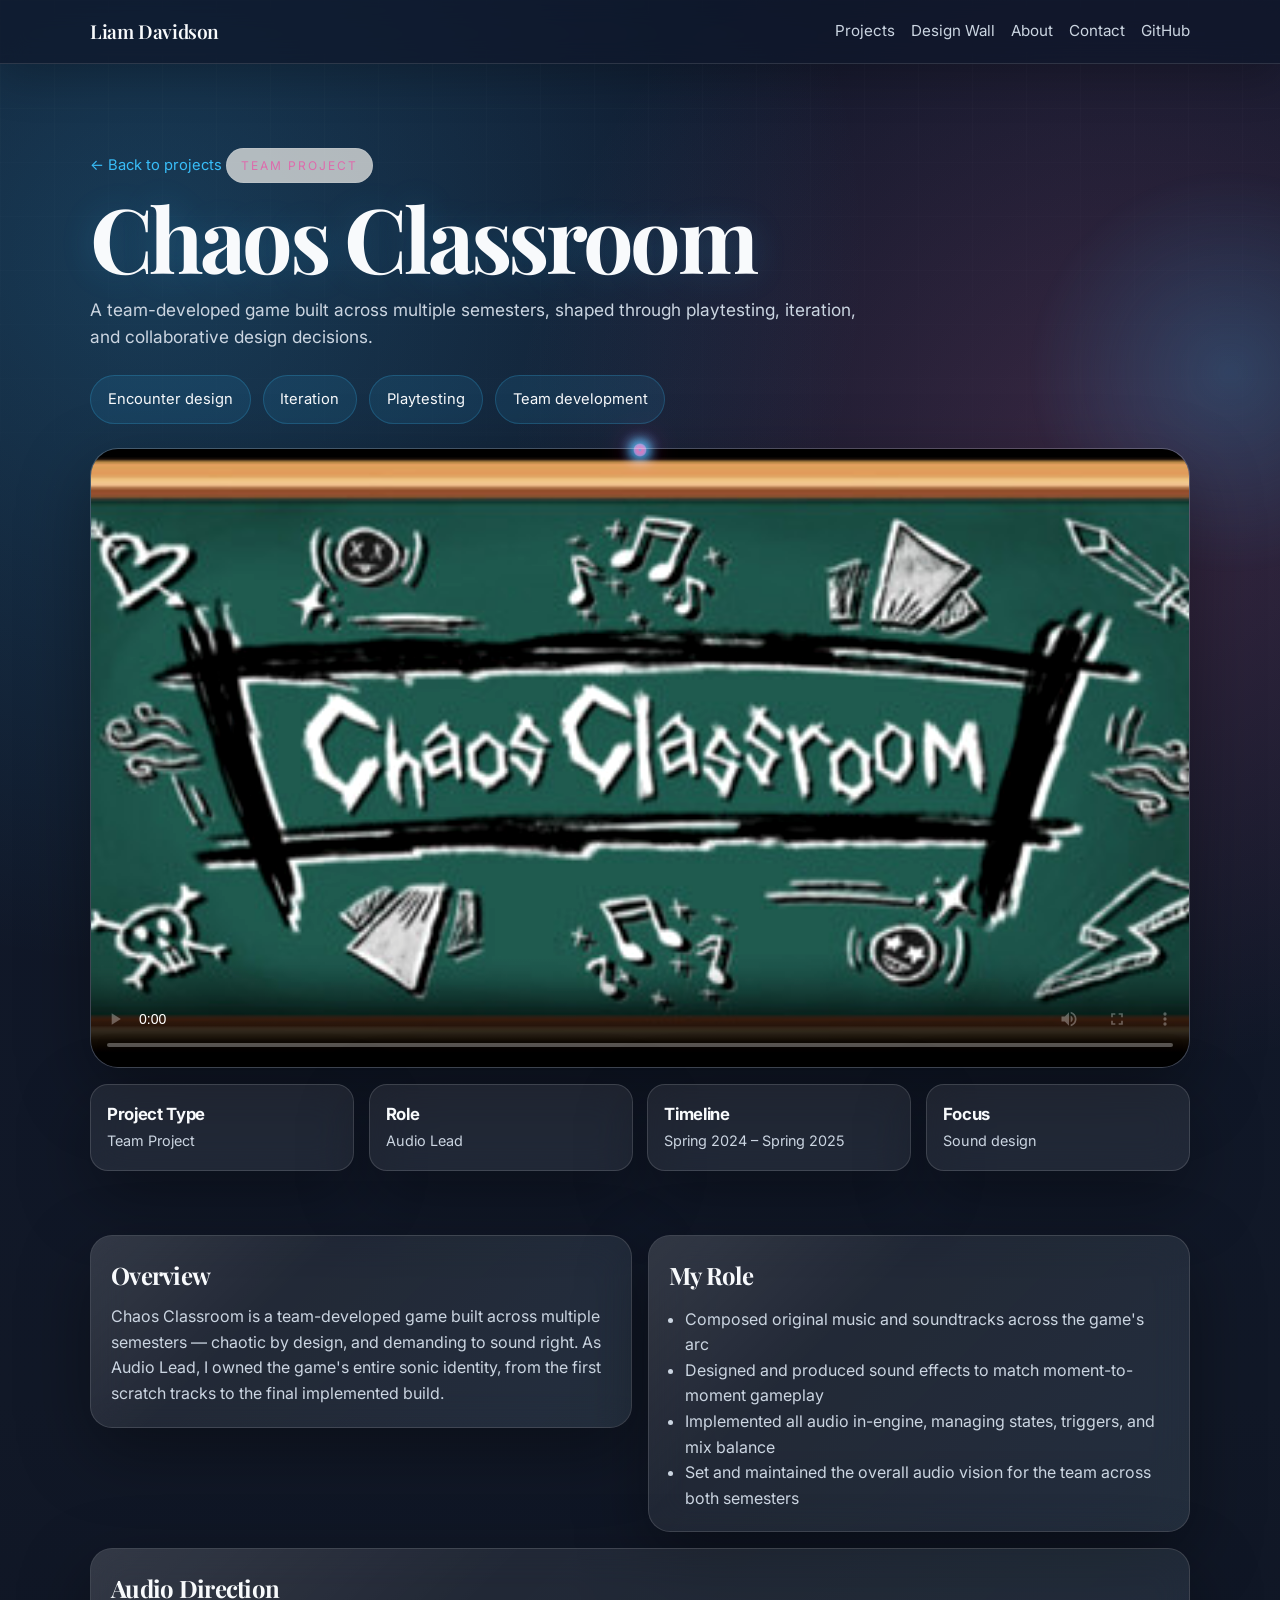
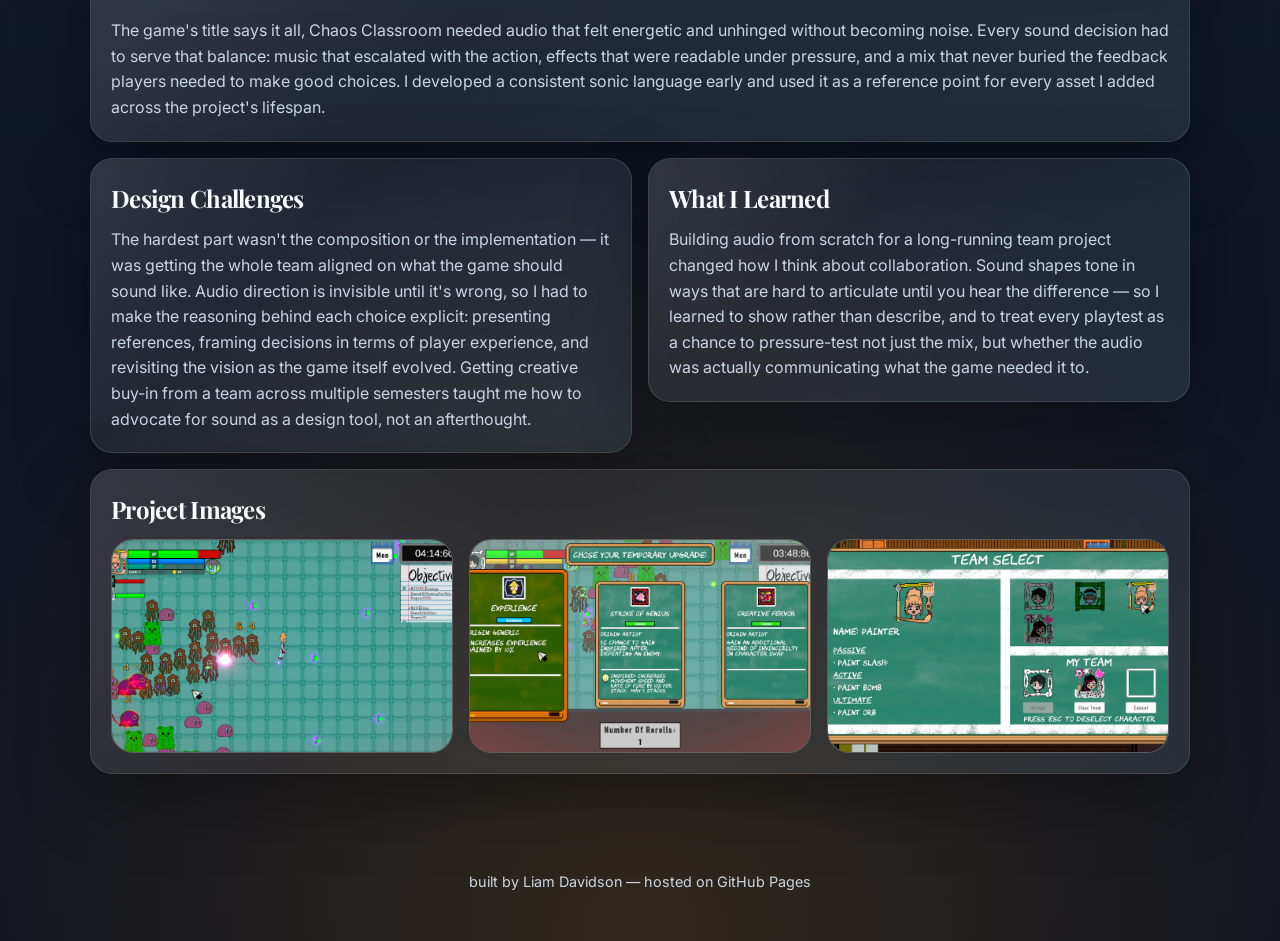
<file: projects pages/chaos-classroom.html>
<!DOCTYPE html>
<html lang="en">
<head>
    <meta charset="UTF-8" />
    <meta name="viewport" content="width=device-width, initial-scale=1.0" />
    <title>Chaos Classroom — Liam Davidson</title>
    <meta name="description" content="Project case study for Chaos Classroom by Liam Davidson." />
    <link rel="preconnect" href="https://fonts.googleapis.com">
    <link rel="preconnect" href="https://fonts.gstatic.com" crossorigin>
    <link href="https://fonts.googleapis.com/css2?family=Inter:wght@400;500;600&family=Playfair+Display:wght@500;600;700&display=swap" rel="stylesheet">
    <link rel="stylesheet" href="../css/styles.css">
</head>
<body>
    <header class="site-header">
        <div class="container">
            <a href="../index.html#top" class="logo">Liam Davidson</a>
            <nav>
                <a href="../index.html#projects">Projects</a>
                <a href="../index.html#design-wall">Design Wall</a>
                <a href="../index.html#about">About</a>
                <a href="../index.html#contact">Contact</a>
                <a href="https://github.com/redomilk" target="_blank" rel="noreferrer">GitHub</a>
            </nav>
        </div>
    </header>
    <main id="top">
        <section class="project-hero">
            <div class="container">
                <a href="../index.html#projects" class="inline-link">← Back to projects</a>
                <p class="eyebrow" style="margin-top:1.25rem;">Team Project</p>
                <h1>Chaos Classroom</h1>
                <p class="lede">A team-developed game built across multiple semesters, shaped through playtesting, iteration, and collaborative design decisions.</p>
                <div class="chips"><span class="chip">Encounter design</span><span class="chip">Iteration</span><span class="chip">Playtesting</span><span class="chip">Team development</span></div>
                <div class="video-panel">
                    <video class="hero-video" controls playsinline poster="../Assets/CCheader.jpg">
                        <source src="../Assets/vids/cc-Herovid.mp4" type="video/mp4">
                    </video>
                </div>
                <div class="project-meta-grid">
                    <div class="stat"><strong>Project Type</strong><span>Team Project</span></div>
                    <div class="stat"><strong>Role</strong><span>Audio Lead</span></div>
                    <div class="stat"><strong>Timeline</strong><span>Spring 2024 – Spring 2025</span></div>
                    <div class="stat"><strong>Focus</strong><span>Sound design</span></div>
                </div>
            </div>
        </section>
        <section>
            <div class="container content-grid">
                <article class="panel"><h2>Overview</h2><p>Chaos Classroom is a team-developed game built across multiple semesters — chaotic by design, and demanding to sound right. As Audio Lead, I owned the game's entire sonic identity, from the first scratch tracks to the final implemented build.</p></article>
                <article class="panel"><h2>My Role</h2><ul><li>Composed original music and soundtracks across the game's arc</li><li>Designed and produced sound effects to match moment-to-moment gameplay</li><li>Implemented all audio in-engine, managing states, triggers, and mix balance</li><li>Set and maintained the overall audio vision for the team across both semesters</li></ul></article>
                <article class="panel wide"><h2>Audio Direction</h2><p>The game's title says it all, Chaos Classroom needed audio that felt energetic and unhinged without becoming noise. Every sound decision had to serve that balance: music that escalated with the action, effects that were readable under pressure, and a mix that never buried the feedback players needed to make good choices. I developed a consistent sonic language early and used it as a reference point for every asset I added across the project's lifespan.</p></article>
                <article class="panel"><h2>Design Challenges</h2><p>The hardest part wasn't the composition or the implementation — it was getting the whole team aligned on what the game should sound like. Audio direction is invisible until it's wrong, so I had to make the reasoning behind each choice explicit: presenting references, framing decisions in terms of player experience, and revisiting the vision as the game itself evolved. Getting creative buy-in from a team across multiple semesters taught me how to advocate for sound as a design tool, not an afterthought.</p></article>
                <article class="panel"><h2>What I Learned</h2><p>Building audio from scratch for a long-running team project changed how I think about collaboration. Sound shapes tone in ways that are hard to articulate until you hear the difference — so I learned to show rather than describe, and to treat every playtest as a chance to pressure-test not just the mix, but whether the audio was actually communicating what the game needed it to.</p></article>
                <article class="panel wide">
                    <h2>Project Images</h2>
                    <div class="gallery-grid">
                        <div class="gallery-card"><img src="../Assets/cc-pic1.jpg" alt="Chaos Classroom screenshot or cover image"></div>
                        <div class="gallery-card"><img src="../Assets/cc-pic2.jpg" alt="Chaos Classroom screenshot placeholder"></div>
                        <div class="gallery-card"><img src="../Assets/cc-pic3.jpg" alt="Chaos Classroom screenshot placeholder"></div>
                    </div>
                </article>
            </div>
        </section>
    </main>
    <footer>built by Liam Davidson — hosted on GitHub Pages</footer>
    <div id="cursorTrail" aria-hidden="true"></div>
    <script src="../js/cursor.js"></script>
</body>
</html>
</file>
<file: css/styles.css>
:root {
            --bg: #f6f1e8;
            --bg-soft: #fbf7f1;
            --panel: rgba(255, 252, 247, 0.88);
            --border: rgba(60, 46, 32, 0.12);
            --text: #1e1a17;
            --muted: #6e6256;
            --accent: #7a5c43;
            --accent-2: #b28b67;
            --accent-3: #9f7c5d;
            --success: #56735f;
            --shadow: 0 18px 48px rgba(45, 31, 18, 0.08);
            --radius: 18px;
            --max: 1100px;
        }

        * {
            box-sizing: border-box;
            margin: 0;
            padding: 0;
        }

        html {
            scroll-behavior: smooth;
        }

        body {
            font-family: "Inter", system-ui, sans-serif;
            background: radial-gradient(circle at 20% 10%, rgba(178, 139, 103, 0.08), transparent 18%), radial-gradient(circle at 80% 18%, rgba(122, 92, 67, 0.05), transparent 22%), linear-gradient(180deg, #faf6ef 0%, #f5efe6 100%);
            color: var(--text);
            min-height: 100vh;
            line-height: 1.6;
            overflow-x: hidden;
            position: relative;
            transition: background 0.2s ease, color 0.2s ease;
        }

            body::before,
            body::after,
            .depth-overlay,
            .particle-field,
            .scroll-progress {
                display: none;
            }

        a {
            color: inherit;
            text-decoration: none;
        }

        img {
            display: block;
            max-width: 100%;
        }

        .container {
            width: min(calc(100% - 2rem), var(--max));
            margin: 0 auto;
        }

        .logo,
        h1, h2, h3,
        .wall-question {
            font-family: "Playfair Display", serif;
        }

        .site-header {
            position: sticky;
            top: 0;
            z-index: 20;
            backdrop-filter: blur(12px);
            background: rgba(250, 246, 239, 0.9);
            border-bottom: 1px solid var(--border);
            box-shadow: none;
        }

            .site-header .container {
                display: flex;
                align-items: center;
                justify-content: space-between;
                padding: 1rem 0;
            }

        .logo {
            font-weight: 600;
            letter-spacing: -0.02em;
            font-size: 1.2rem;
        }

        nav {
            display: flex;
            align-items: center;
            gap: 1rem;
        }

            nav a {
                color: var(--muted);
                font-size: 0.95rem;
                transition: color 0.2s ease;
            }

                nav a:hover,
                nav a.active {
                    color: var(--text);
                }

        main {
            position: relative;
            z-index: 1;
        }

        .hero {
            padding: 6rem 0 4rem;
        }

        .hero-grid {
            display: grid;
            grid-template-columns: 1.1fr 0.9fr;
            gap: 2rem;
            align-items: center;
        }

        .eyebrow {
            display: inline-flex;
            align-items: center;
            gap: 0.5rem;
            border: 1px solid var(--border);
            background: rgba(255, 252, 247, 0.75);
            color: var(--muted);
            padding: 0.45rem 0.9rem;
            border-radius: 999px;
            font-size: 0.85rem;
            margin-bottom: 1rem;
        }

        h1 {
            font-size: clamp(3rem, 7vw, 5.6rem);
            line-height: 0.95;
            letter-spacing: -0.04em;
            margin-bottom: 1rem;
        }

        .hero p {
            max-width: 58ch;
            color: var(--muted);
            font-size: 1.05rem;
            margin-bottom: 1.75rem;
        }

        .cta-row,
        .social-row,
        .filter-row,
        .chips {
            display: flex;
            flex-wrap: wrap;
            gap: 0.75rem;
        }

        .social-icons {
            align-items: center;
        }

        .social-icon-link {
            display: inline-flex;
            align-items: center;
            justify-content: center;
            width: 42px;
            height: 42px;
            border: 1px solid var(--border);
            border-radius: 999px;
            background: var(--bg-soft);
            color: var(--text);
            transition: transform 0.18s ease, border-color 0.18s ease, background 0.18s ease;
        }

            .social-icon-link:hover {
                transform: translateY(-2px);
                border-color: var(--accent-2);
            }

            .social-icon-link svg {
                width: 19px;
                height: 19px;
            }

        .note-delete-btn {
            position: absolute;
            top: 6px;
            right: 8px;
            width: 22px;
            height: 22px;
            border: none;
            border-radius: 50%;
            background: rgba(15, 23, 42, 0.75);
            color: white;
            cursor: pointer;
            opacity: 0;
            transition: opacity 0.15s ease, transform 0.15s ease;
            z-index: 5;
        }

        .sticky-note:hover .note-delete-btn {
            opacity: 1;
        }

        .note-delete-btn:hover {
            transform: scale(1.1);
            background: rgba(244, 114, 182, 0.95);
        }

        .btn,
        .chip,
        .filter-btn,
        .utility-btn {
            border: 1px solid var(--border);
            background: var(--bg-soft);
            color: var(--text);
            border-radius: 999px;
            padding: 0.75rem 1.05rem;
            font-size: 0.92rem;
            cursor: pointer;
            transition: background 0.18s ease, border-color 0.18s ease, transform 0.18s ease;
        }

            .btn:hover,
            .chip:hover,
            .filter-btn:hover,
            .utility-btn:hover {
                transform: translateY(-2px);
                border-color: var(--accent-2);
            }

            .btn.primary {
                background: var(--text);
                color: #fffaf4;
                border-color: var(--text);
                box-shadow: none;
            }

        .hero-card,
        .project-card,
        .panel,
        .contact-box,
        .wall-controls,
        .sticky-board-wrap {
            background: rgba(255, 252, 247, 0.9);
            border: 1px solid var(--border);
            box-shadow: var(--shadow);
            backdrop-filter: none;
        }

        .hero-card {
            position: relative;
            padding: 1.4rem;
            border-radius: 28px;
            overflow: hidden;
            min-height: 380px;
        }

            .hero-card::before,
            .hero-card::after,
            .project-card::before,
            .depth-layer::before {
                display: none;
            }

        .avatar-wrap {
            width: 124px;
            height: 124px;
            border-radius: 28px;
            overflow: hidden;
            margin-bottom: 1rem;
            border: 1px solid var(--border);
            box-shadow: var(--shadow);
        }

            .avatar-wrap img {
                width: 100%;
                height: 100%;
                object-fit: cover;
            }

        .stat-grid {
            display: grid;
            grid-template-columns: repeat(2, 1fr);
            gap: 0.9rem;
            margin-top: 1.25rem;
        }

        .stat {
            padding: 1rem;
            border-radius: 18px;
            background: rgba(122, 92, 67, 0.03);
            border: 1px solid var(--border);
        }

            .stat strong {
                display: block;
                font-size: 1.3rem;
                letter-spacing: -0.03em;
            }

            .stat span {
                color: var(--muted);
                font-size: 0.92rem;
            }

        section {
            padding: 2rem 0 4rem;
        }

        .depth-layer {
            position: relative;
        }

        .depth-label,
        .wall-label {
            color: var(--accent-3);
            text-transform: uppercase;
            letter-spacing: 0.16em;
            font-size: 0.75rem;
            margin-bottom: 0.4rem;
            opacity: 0.8;
        }

        .section-head {
            display: flex;
            justify-content: space-between;
            align-items: end;
            gap: 1rem;
            margin-bottom: 1.25rem;
        }

            .section-head h2 {
                font-size: 2rem;
                letter-spacing: -0.03em;
            }

            .section-head p {
                color: var(--muted);
                max-width: 60ch;
            }

        .projects-grid {
            display: grid;
            grid-template-columns: repeat(12, 1fr);
            gap: 1rem;
        }

        .project-card {
            grid-column: span 4;
            position: relative;
            padding: 1.2rem;
            border-radius: var(--radius);
            min-height: 280px;
            overflow: hidden;
            transition: border-color 0.2s ease, opacity 0.2s ease, box-shadow 0.2s ease;
        }

            .project-card:hover {
                border-color: var(--accent-2);
                box-shadow: 0 22px 40px rgba(45, 31, 18, 0.1);
            }

            .project-card.hidden {
                display: none;
            }

        .project-card-link {
            display: block;
            color: inherit;
            text-decoration: none;
            height: 100%;
        }

        .project-image-wrap {
            width: 100%;
            aspect-ratio: 16 / 10;
            border-radius: 14px;
            overflow: hidden;
            margin-bottom: 1rem;
            background: rgba(122, 92, 67, 0.08);
            border: 1px solid var(--border);
        }

        .project-image {
            width: 100%;
            height: 100%;
            object-fit: cover;
            transition: transform 0.35s ease;
        }

        .project-card:hover .project-image {
            transform: scale(1.03);
        }

        .project-top {
            display: flex;
            justify-content: space-between;
            gap: 1rem;
            align-items: start;
            margin-bottom: 0.9rem;
        }

        .project-card h3,
        .wall-question {
            font-size: 1.35rem;
            letter-spacing: -0.02em;
        }

        .project-role {
            color: var(--muted);
            font-size: 0.92rem;
        }

        .project-description {
            color: var(--muted);
            margin: 0.85rem 0 1rem;
            font-size: 0.95rem;
        }

        .project-links {
            display: flex;
            gap: 0.7rem;
            margin-top: 1rem;
            flex-wrap: wrap;
        }

        .inline-link {
            color: var(--accent);
            font-size: 0.92rem;
        }

        .chip {
            padding: 0.45rem 0.8rem;
            font-size: 0.82rem;
            background: rgba(122, 92, 67, 0.05);
            border: 1px solid var(--border);
        }

        .filter-btn.active,
        .utility-btn.active {
            background: rgba(122, 92, 67, 0.08);
            border-color: var(--accent-2);
        }

        .about-grid {
            display: grid;
            grid-template-columns: 1fr 1fr;
            gap: 1rem;
        }

        .panel {
            padding: 1.25rem;
            border-radius: var(--radius);
        }

            .panel p,
            .panel li {
                color: var(--muted);
            }

            .panel ul {
                padding-left: 1rem;
                margin-top: 0.8rem;
            }

        .contact-box {
            text-align: center;
            padding: 2rem;
            border-radius: 26px;
        }

            .contact-box p {
                color: var(--muted);
                max-width: 54ch;
                margin: 0.75rem auto 1.25rem;
            }

        .design-wall-shell {
            display: grid;
            grid-template-columns: 360px 1fr;
            gap: 1rem;
            align-items: start;
        }

        .wall-controls,
        .sticky-board-wrap {
            min-height: 520px;
        }

        .prompt-row {
            display: flex;
            justify-content: space-between;
            align-items: start;
            gap: 1rem;
            margin-bottom: 1rem;
        }

        .wall-question {
            line-height: 1.15;
            max-width: 20ch;
        }

        .mode-row {
            display: flex;
            gap: 0.75rem;
            margin-bottom: 1rem;
        }

        .composer-block {
            margin-bottom: 1rem;
        }

        #wallText {
            width: 100%;
            min-height: 180px;
            resize: vertical;
            border-radius: 18px;
            border: 1px solid var(--border);
            background: rgba(255, 255, 255, 0.5);
            color: var(--text);
            padding: 1rem;
            font: inherit;
            outline: none;
            box-shadow: none;
        }

            #wallText:focus {
                border-color: var(--accent-2);
            }

        .wall-meta {
            display: flex;
            justify-content: flex-end;
            margin-top: 0.45rem;
            color: var(--muted);
            font-size: 0.85rem;
        }

        #drawCanvas {
            width: 100%;
            max-width: 100%;
            border-radius: 18px;
            border: 1px solid var(--border);
            background: #f8efb8;
            touch-action: none;
            cursor: crosshair;
        }

        .draw-actions,
        .submit-row {
            display: flex;
            gap: 0.75rem;
            flex-wrap: wrap;
            margin-top: 0.75rem;
        }

        .sticky-board-wrap {
            position: relative;
            overflow: hidden;
            background: rgba(255, 252, 247, 0.9);
        }

        .sticky-board {
            position: relative;
            min-height: 520px;
            border-radius: var(--radius);
            overflow: hidden;
        }

        .sticky-note {
            position: absolute;
            width: 170px;
            min-height: 150px;
            padding: 1.2rem 0.9rem 0.9rem;
            border-radius: 8px 8px 16px 16px;
            box-shadow: 0 12px 28px rgba(0,0,0,0.12);
            border: 1px solid rgba(0,0,0,0.08);
            cursor: grab;
            user-select: none;
            opacity: 1;
            transform-origin: center top;
            transform: rotate(var(--note-rotation, 0deg));
        }

            .sticky-note:active {
                cursor: grabbing;
                animation-play-state: paused;
            }

            .sticky-note:hover {
                box-shadow: 0 18px 36px rgba(0,0,0,0.16);
                animation-play-state: paused;
            }

            .sticky-note::before,
            .sticky-note::after {
                content: "";
                position: absolute;
                width: 36px;
                height: 12px;
                background: rgba(255, 255, 255, 0.42);
                border: 1px solid rgba(80, 65, 50, 0.08);
                box-shadow: 0 1px 3px rgba(0,0,0,0.05);
                z-index: 2;
                pointer-events: none;
                backdrop-filter: blur(1px);
            }

            .sticky-note::before {
                top: 6px;
                left: -6px;
                transform: rotate(-35deg);
            }

            .sticky-note::after {
                top: 6px;
                right: -6px;
                transform: rotate(35deg);
            }

        @keyframes stickyFadeIn {
            from {
                opacity: 0;
                transform: translateY(14px) scale(0.96) rotate(var(--note-rotation, 0deg));
            }

            to {
                opacity: 1;
                transform: translateY(0) scale(1) rotate(var(--note-rotation, 0deg));
            }
        }

        @keyframes stickyBob {
            0% {
                transform: translateY(0px) rotate(var(--note-rotation, 0deg));
            }

            50% {
                transform: translateY(-4px) rotate(calc(var(--note-rotation, 0deg) + 0.6deg));
            }

            100% {
                transform: translateY(0px) rotate(var(--note-rotation, 0deg));
            }
        }

        .sticky-note small {
            display: block;
            font-size: 0.68rem;
            line-height: 1.3;
            margin-bottom: 0.5rem;
            opacity: 0.72;
            color: rgba(15, 25, 32, 0.82);
        }

        .sticky-note p {
            font-size: 0.92rem;
            line-height: 1.35;
            color: rgba(15, 25, 32, 0.95);
            white-space: pre-wrap;
            word-break: break-word;
        }

        .sticky-note img {
            width: 100%;
            border-radius: 8px;
            border: 1px solid rgba(0,0,0,0.08);
            background: rgba(255,255,255,0.2);
        }

        .sticky-yellow {
            background: linear-gradient(180deg, #f8efb8, #f2e18e);
        }

        .sticky-pink {
            background: linear-gradient(180deg, #f8c6d7, #eea8c1);
        }

        .sticky-blue {
            background: linear-gradient(180deg, #b8e8f8, #95d8f1);
        }

        .sticky-green {
            background: linear-gradient(180deg, #cceec8, #addfa7);
        }

        .sticky-empty {
            position: absolute;
            inset: 0;
            display: grid;
            place-items: center;
            color: var(--muted);
            text-align: center;
            padding: 2rem;
            pointer-events: none;
        }

            .sticky-empty p {
                max-width: 30ch;
            }

        footer {
            padding: 2rem 0 3rem;
            color: var(--muted);
            text-align: center;
            font-size: 0.9rem;
        }

        .project-card.reveal,
        .panel.reveal,
        .contact-box.reveal {
            opacity: 0;
            transform: translateY(24px);
        }

            .project-card.reveal.visible,
            .panel.reveal.visible,
            .contact-box.reveal.visible {
                opacity: 1;
                transform: translateY(0);
                transition: opacity 0.5s ease, transform 0.5s ease;
            }

        .project-card.featured {
            border-color: var(--accent-2);
            box-shadow: 0 14px 40px rgba(45, 31, 18, 0.08);
        }

        @media (max-width: 980px) {
            .design-wall-shell {
                grid-template-columns: 1fr;
            }
        }

        @media (max-width: 900px) {
            .hero-grid,
            .about-grid {
                grid-template-columns: 1fr;
            }

            .project-card {
                grid-column: span 6;
            }
        }

        @media (max-width: 640px) {
            .site-header .container {
                flex-direction: column;
                gap: 0.8rem;
            }

            nav {
                flex-wrap: wrap;
                justify-content: center;
            }

            .hero {
                padding-top: 4rem;
            }

            .project-card {
                grid-column: span 12;
            }

            .section-head {
                flex-direction: column;
                align-items: start;
            }
        }

        @media (prefers-reduced-motion: reduce) {
            html {
                scroll-behavior: auto;
            }

            * {
                transition: none !important;
                animation: none !important;
            }
        }


        /* =========================
        Visual flare theme update
        ========================= */
        :root {
            --bg: #111827;
            --bg-soft: #1f2937;
            --panel: rgba(255, 255, 255, 0.08);
            --border: rgba(255, 255, 255, 0.14);
            --text: #f8fafc;
            --muted: #cbd5e1;
            --accent: #f59e0b;
            --accent-2: #38bdf8;
            --accent-3: #f472b6;
            --success: #34d399;
            --shadow: 0 24px 70px rgba(0, 0, 0, 0.35);
            --radius: 22px;
            --max: 1100px;
        }

        body {
            background: radial-gradient(circle at 12% 10%, rgba(56, 189, 248, 0.22), transparent 28%), radial-gradient(circle at 88% 18%, rgba(244, 114, 182, 0.18), transparent 26%), radial-gradient(circle at 50% 100%, rgba(245, 158, 11, 0.16), transparent 32%), linear-gradient(180deg, #0f172a 0%, #111827 55%, #0b1120 100%);
            color: var(--text);
        }

            body::before {
                content: "";
                position: fixed;
                inset: 0;
                display: block;
                pointer-events: none;
                z-index: 0;
                opacity: 0.16;
                background-image: linear-gradient(rgba(255,255,255,0.12) 1px, transparent 1px), linear-gradient(90deg, rgba(255,255,255,0.12) 1px, transparent 1px);
                background-size: 54px 54px;
                mask-image: linear-gradient(to bottom, black, transparent 82%);
            }

            body::after {
                content: "";
                position: fixed;
                width: 420px;
                height: 420px;
                right: -160px;
                top: 18%;
                display: block;
                pointer-events: none;
                z-index: 0;
                border-radius: 999px;
                background: radial-gradient(circle, rgba(56,189,248,0.2), transparent 68%);
                filter: blur(2px);
            }

        main, .site-header, footer {
            position: relative;
            z-index: 1;
        }

        .site-header {
            background: rgba(15, 23, 42, 0.72);
            border-bottom: 1px solid rgba(255,255,255,0.12);
            box-shadow: 0 14px 45px rgba(0,0,0,0.24);
        }

        nav a,
        .project-role,
        .project-description,
        .panel p,
        .panel li,
        .stat span,
        .video-caption,
        footer,
        .lede {
            color: var(--muted);
        }

        .hero-card,
        .project-card,
        .panel,
        .contact-box,
        .wall-controls,
        .sticky-board-wrap,
        .video-panel,
        .stat {
            background: rgba(255, 255, 255, 0.075);
            border: 1px solid rgba(255, 255, 255, 0.14);
            box-shadow: var(--shadow);
            backdrop-filter: blur(18px);
        }

        .project-card,
        .panel,
        .stat,
        .hero-card,
        .contact-box,
        .video-panel {
            position: relative;
            overflow: hidden;
        }

            .project-card::after,
            .panel::after,
            .hero-card::after,
            .video-panel::after {
                content: "";
                position: absolute;
                inset: 0;
                pointer-events: none;
                background: linear-gradient(135deg, rgba(255,255,255,0.16), transparent 34%, rgba(56,189,248,0.08));
                opacity: 0.5;
            }

            .project-card > *,
            .panel > *,
            .hero-card > *,
            .video-panel > * {
                position: relative;
                z-index: 1;
            }

            .project-card:hover,
            .panel:hover,
            .stat:hover {
                border-color: rgba(56, 189, 248, 0.45);
                box-shadow: 0 24px 70px rgba(0, 0, 0, 0.42), 0 0 28px rgba(56, 189, 248, 0.12);
            }

        .btn.primary {
            background: linear-gradient(135deg, var(--accent), var(--accent-3));
            color: #0f172a;
            border-color: transparent;
            font-weight: 700;
        }

        .btn,
        .filter-btn,
        .utility-btn,
        .social-icon-link {
            background: rgba(255,255,255,0.08);
            border-color: rgba(255,255,255,0.16);
            color: var(--text);
        }

        .chip {
            background: rgba(56, 189, 248, 0.1);
            border-color: rgba(56, 189, 248, 0.22);
            color: var(--text);
        }

        .eyebrow,
        .depth-label,
        .wall-label {
            color: var(--accent-3);
        }

        .inline-link {
            color: var(--accent-2);
        }

        .project-image-wrap,
        .gallery-card,
        .avatar-wrap,
        #wallText,
        #drawCanvas {
            border-color: rgba(255,255,255,0.16);
            background: rgba(255,255,255,0.06);
        }

        #wallText {
            color: var(--text);
        }

        .project-image,
        .hero-video,
        .gallery-card img {
            filter: saturate(1.08) contrast(1.04);
        }

        h1 {
            text-shadow: 0 0 34px rgba(56, 189, 248, 0.18);
        }



        /* =========================
        Lagging cursor trail
        ========================= */
        #cursorTrail {
            position: fixed !important;
            inset: 0;
            pointer-events: none;
            z-index: 99999;
            display: block !important;
            mix-blend-mode: screen;
        }

        .trail-dot {
            position: absolute;
            display: block !important;
            width: 14px;
            height: 14px;
            border-radius: 50%;
            background: radial-gradient(circle, #38bdf8 0%, #f472b6 55%, transparent 75%);
            box-shadow: 0 0 16px rgba(56,189,248,0.9), 0 0 34px rgba(244,114,182,0.45);
            transform: translate(-50%, -50%);
            pointer-events: none;
        }

        @media (hover: none), (pointer: coarse), (prefers-reduced-motion: reduce) {
            #cursorTrail {
                display: none;
            }
        }
    

/* ===== Project page shared styles ===== */

             :root {
                 --bg: #f6f1e8;
                 --bg-soft: #fbf7f1;
                 --panel: rgba(255,252,247,.88);
                 --border: rgba(60,46,32,.12);
                 --text: #1e1a17;
                 --muted: #6e6256;
                 --accent: #7a5c43;
                 --accent-2: #b28b67;
                 --accent-3: #9f7c5d;
                 --shadow: 0 18px 48px rgba(45,31,18,.08);
                 --radius: 18px;
                 --max: 1100px
             }

             * {
                 box-sizing: border-box;
                 margin: 0;
                 padding: 0
             }

             html {
                 scroll-behavior: smooth
             }

             body {
                 font-family: "Inter",system-ui,sans-serif;
                 background: radial-gradient(circle at 20% 10%,rgba(178,139,103,.08),transparent 18%),radial-gradient(circle at 80% 18%,rgba(122,92,67,.05),transparent 22%),linear-gradient(180deg,#faf6ef 0%,#f5efe6 100%);
                 color: var(--text);
                 min-height: 100vh;
                 line-height: 1.6;
                 overflow-x: hidden
             }

             a {
                 color: inherit;
                 text-decoration: none
             }

             img, video {
                 display: block;
                 max-width: 100%
             }

             .container {
                 width: min(calc(100% - 2rem),var(--max));
                 margin: 0 auto
             }

             .logo, h1, h2, h3 {
                 font-family: "Playfair Display",serif
             }

             .site-header {
                 position: sticky;
                 top: 0;
                 z-index: 20;
                 backdrop-filter: blur(12px);
                 background: rgba(250,246,239,.9);
                 border-bottom: 1px solid var(--border)
             }

                 .site-header .container {
                     display: flex;
                     align-items: center;
                     justify-content: space-between;
                     padding: 1rem 0
                 }

             .logo {
                 font-weight: 600;
                 letter-spacing: -.02em;
                 font-size: 1.2rem
             }

             nav {
                 display: flex;
                 align-items: center;
                 gap: 1rem
             }

                 nav a {
                     color: var(--muted);
                     font-size: .95rem;
                     transition: color .2s ease
                 }

                     nav a:hover, nav a.active {
                         color: var(--text)
                     }

             section {
                 padding: 2rem 0 4rem
             }

             .project-hero {
                 padding: 4rem 0 2rem
             }

             .eyebrow, .depth-label {
                 display: inline-flex;
                 align-items: center;
                 gap: .5rem;
                 color: var(--accent-3);
                 text-transform: uppercase;
                 letter-spacing: .16em;
                 font-size: .75rem;
                 margin-bottom: .7rem;
                 opacity: .9
             }

             h1 {
                 font-size: clamp(3rem,7vw,5.6rem);
                 line-height: .95;
                 letter-spacing: -.04em;
                 margin-bottom: 1rem;
                 max-width: 12ch
             }

             .lede {
                 max-width: 70ch;
                 color: var(--muted);
                 font-size: 1.08rem;
                 margin-bottom: 1.5rem
             }

             .chips {
                 display: flex;
                 flex-wrap: wrap;
                 gap: .75rem
             }

             .btn, .chip {
                 border: 1px solid var(--border);
                 background: var(--bg-soft);
                 color: var(--text);
                 border-radius: 999px;
                 padding: .75rem 1.05rem;
                 font-size: .92rem;
                 cursor: pointer;
                 transition: background .18s ease,border-color .18s ease,transform .18s ease
             }

                 .btn:hover, .chip:hover {
                     transform: translateY(-2px);
                     border-color: var(--accent-2)
                 }

             .panel, .video-panel, .stat {
                 background: rgba(255,252,247,.9);
                 border: 1px solid var(--border);
                 box-shadow: var(--shadow)
             }

             .video-panel {
                 border-radius: 28px;
                 overflow: hidden;
                 margin-top: 1.5rem
             }

             .hero-video {
                 width: 100%;
                 aspect-ratio: 16/9;
                 object-fit: cover;
                 background: rgba(122,92,67,.08)
             }

             .video-caption {
                 padding: .85rem 1rem;
                 color: var(--muted);
                 font-size: .92rem;
                 border-top: 1px solid var(--border)
             }

             .project-meta-grid {
                 display: grid;
                 grid-template-columns: repeat(4,1fr);
                 gap: .9rem;
                 margin-top: 1rem
             }

             .stat {
                 padding: 1rem;
                 border-radius: 18px;
                 background: rgba(122,92,67,.03)
             }

                 .stat strong {
                     display: block;
                     font-size: 1.05rem;
                     letter-spacing: -.02em
                 }

                 .stat span {
                     color: var(--muted);
                     font-size: .9rem
                 }

             .content-grid {
                 display: grid;
                 grid-template-columns: 1fr 1fr;
                 gap: 1rem;
                 align-items: start
             }

             .panel {
                 padding: 1.25rem;
                 border-radius: var(--radius)
             }

                 .panel h2, .panel h3 {
                     letter-spacing: -.03em;
                     margin-bottom: .65rem
                 }

                 .panel p, .panel li {
                     color: var(--muted)
                 }

                 .panel ul {
                     padding-left: 1rem;
                     margin-top: .8rem
                 }

             .wide {
                 grid-column: 1/-1
             }

             .gallery-grid {
                 display: grid;
                 grid-template-columns: repeat(3,1fr);
                 gap: 1rem
             }

             .gallery-card {
                 border-radius: var(--radius);
                 overflow: hidden;
                 border: 1px solid var(--border);
                 background: rgba(122,92,67,.05)
             }

                 .gallery-card img {
                     width: 100%;
                     aspect-ratio: 16/10;
                     object-fit: cover
                 }

             .inline-link {
                 color: var(--accent);
                 font-size: .92rem
             }

             footer {
                 padding: 2rem 0 3rem;
                 color: var(--muted);
                 text-align: center;
                 font-size: .9rem
             }

             @media(max-width:900px) {
                 .content-grid, .project-meta-grid {
                     grid-template-columns: 1fr 1fr
                 }

                 .gallery-grid {
                     grid-template-columns: 1fr
                 }
             }

             @media(max-width:640px) {
                 .site-header .container {
                     flex-direction: column;
                     gap: .8rem
                 }

                 nav {
                     flex-wrap: wrap;
                     justify-content: center
                 }

                 .project-meta-grid {
                     grid-template-columns: 1fr
                 }

                 h1 {
                     max-width: 100%
                 }
             }


             /* =========================
        Visual flare theme update
        ========================= */
             :root {
                 --bg: #111827;
                 --bg-soft: #1f2937;
                 --panel: rgba(255, 255, 255, 0.08);
                 --border: rgba(255, 255, 255, 0.14);
                 --text: #f8fafc;
                 --muted: #cbd5e1;
                 --accent: #f59e0b;
                 --accent-2: #38bdf8;
                 --accent-3: #f472b6;
                 --success: #34d399;
                 --shadow: 0 24px 70px rgba(0, 0, 0, 0.35);
                 --radius: 22px;
                 --max: 1100px;
             }

             body {
                 background: radial-gradient(circle at 12% 10%, rgba(56, 189, 248, 0.22), transparent 28%), radial-gradient(circle at 88% 18%, rgba(244, 114, 182, 0.18), transparent 26%), radial-gradient(circle at 50% 100%, rgba(245, 158, 11, 0.16), transparent 32%), linear-gradient(180deg, #0f172a 0%, #111827 55%, #0b1120 100%);
                 color: var(--text);
             }

                 body::before {
                     content: "";
                     position: fixed;
                     inset: 0;
                     display: block;
                     pointer-events: none;
                     z-index: 0;
                     opacity: 0.16;
                     background-image: linear-gradient(rgba(255,255,255,0.12) 1px, transparent 1px), linear-gradient(90deg, rgba(255,255,255,0.12) 1px, transparent 1px);
                     background-size: 54px 54px;
                     mask-image: linear-gradient(to bottom, black, transparent 82%);
                 }

                 body::after {
                     content: "";
                     position: fixed;
                     width: 420px;
                     height: 420px;
                     right: -160px;
                     top: 18%;
                     display: block;
                     pointer-events: none;
                     z-index: 0;
                     border-radius: 999px;
                     background: radial-gradient(circle, rgba(56,189,248,0.2), transparent 68%);
                     filter: blur(2px);
                 }

             main, .site-header, footer {
                 position: relative;
                 z-index: 1;
             }

             .site-header {
                 background: rgba(15, 23, 42, 0.72);
                 border-bottom: 1px solid rgba(255,255,255,0.12);
                 box-shadow: 0 14px 45px rgba(0,0,0,0.24);
             }

             nav a,
             .project-role,
             .project-description,
             .panel p,
             .panel li,
             .stat span,
             .video-caption,
             footer,
             .lede {
                 color: var(--muted);
             }

             .hero-card,
             .project-card,
             .panel,
             .contact-box,
             .wall-controls,
             .sticky-board-wrap,
             .video-panel,
             .stat {
                 background: rgba(255, 255, 255, 0.075);
                 border: 1px solid rgba(255, 255, 255, 0.14);
                 box-shadow: var(--shadow);
                 backdrop-filter: blur(18px);
             }

             .project-card,
             .panel,
             .stat,
             .hero-card,
             .contact-box,
             .video-panel {
                 position: relative;
                 overflow: hidden;
             }

                 .project-card::after,
                 .panel::after,
                 .hero-card::after,
                 .video-panel::after {
                     content: "";
                     position: absolute;
                     inset: 0;
                     pointer-events: none;
                     background: linear-gradient(135deg, rgba(255,255,255,0.16), transparent 34%, rgba(56,189,248,0.08));
                     opacity: 0.5;
                 }

                 .project-card > *,
                 .panel > *,
                 .hero-card > *,
                 .video-panel > * {
                     position: relative;
                     z-index: 1;
                 }

                 .project-card:hover,
                 .panel:hover,
                 .stat:hover {
                     border-color: rgba(56, 189, 248, 0.45);
                     box-shadow: 0 24px 70px rgba(0, 0, 0, 0.42), 0 0 28px rgba(56, 189, 248, 0.12);
                 }

             .btn.primary {
                 background: linear-gradient(135deg, var(--accent), var(--accent-3));
                 color: #0f172a;
                 border-color: transparent;
                 font-weight: 700;
             }

             .btn,
             .filter-btn,
             .utility-btn,
             .social-icon-link {
                 background: rgba(255,255,255,0.08);
                 border-color: rgba(255,255,255,0.16);
                 color: var(--text);
             }

             .chip {
                 background: rgba(56, 189, 248, 0.1);
                 border-color: rgba(56, 189, 248, 0.22);
                 color: var(--text);
             }

             .eyebrow,
             .depth-label,
             .wall-label {
                 color: var(--accent-3);
             }

             .inline-link {
                 color: var(--accent-2);
             }

             .project-image-wrap,
             .gallery-card,
             .avatar-wrap,
             #wallText,
             #drawCanvas {
                 border-color: rgba(255,255,255,0.16);
                 background: rgba(255,255,255,0.06);
             }

             #wallText {
                 color: var(--text);
             }

             .project-image,
             .hero-video,
             .gallery-card img {
                 filter: saturate(1.08) contrast(1.04);
             }

             h1 {
                 text-shadow: 0 0 34px rgba(56, 189, 248, 0.18);
             }

            #cursorTrail {
                position: fixed !important;
                inset: 0;
                pointer-events: none;
                z-index: 99999;
                display: block !important;
                mix-blend-mode: screen;
            }

            .trail-dot {
                position: absolute;
                display: block !important;
                width: 14px;
                height: 14px;
                border-radius: 50%;
                background: radial-gradient(circle, #38bdf8 0%, #f472b6 55%, transparent 75%);
                box-shadow: 0 0 16px rgba(56,189,248,0.9), 0 0 34px rgba(244,114,182,0.45);
                transform: translate(-50%, -50%);
                pointer-events: none;
            }
    

/* ===== Shared cursor trail ===== */
#cursorTrail{position:fixed!important;inset:0;pointer-events:none;z-index:99999;display:block!important;mix-blend-mode:screen}.trail-dot{position:absolute;display:block!important;width:14px;height:14px;border-radius:50%;background:radial-gradient(circle,#38bdf8 0%,#f472b6 55%,transparent 75%);box-shadow:0 0 16px rgba(56,189,248,.9),0 0 34px rgba(244,114,182,.45);transform:translate(-50%,-50%);pointer-events:none}
</file>
